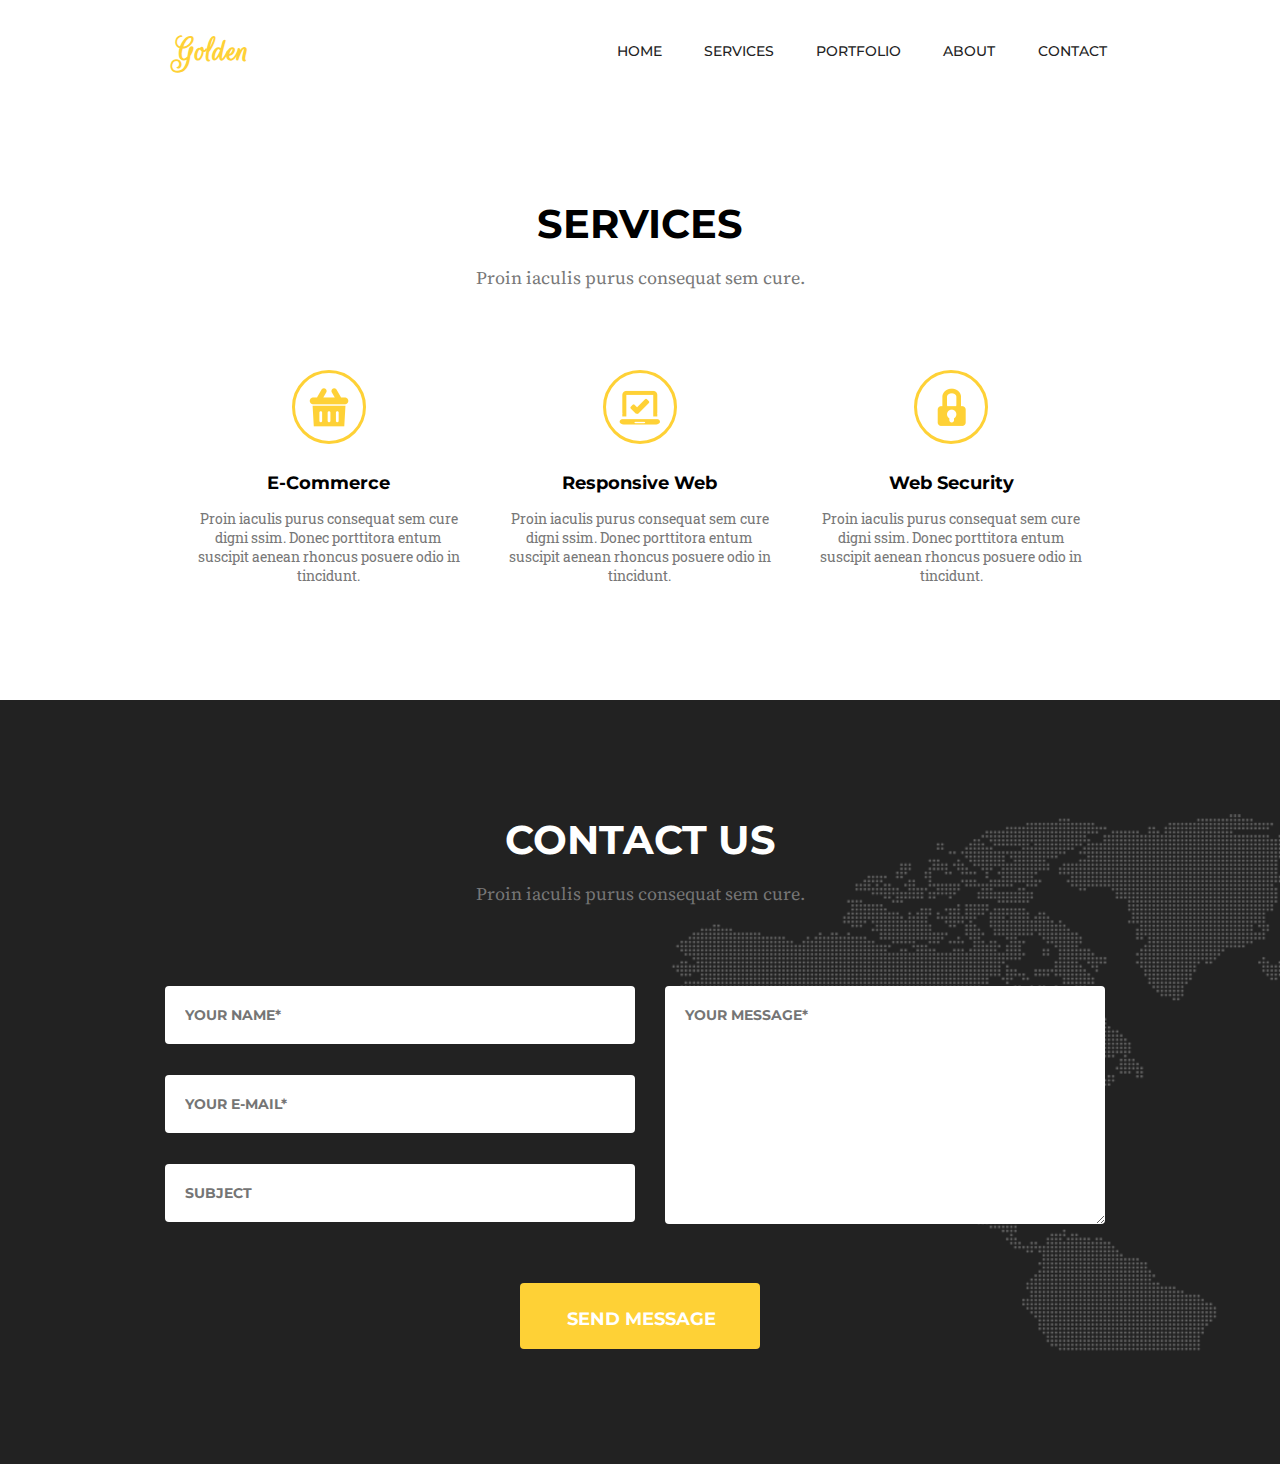
<file: ModuLe#6/Index.html>
<!DOCTYPE html>
<html lang="en">
  <head>
    <meta charset="UTF-8" />
    <meta name="viewport" content="width=device-width, initial-scale=1.0" />
    <link rel="stylesheet" href="./s_css/styles.css" />
    <title>Document</title>
  </head>
  <body>
    <header class="header">
      <h1 class="logo">
        <a class="link_logo" href="#">Golden</a>
      </h1>
      <nav class="navigation">
        <ul class="nav_menu">
          <li class="nav_item"><a class="nav_link" href="#">home</a></li>
          <li class="nav_item"><a class="nav_link" href="#">services</a></li>
          <li class="nav_item"><a class="nav_link" href="#">portfolio</a></li>
          <li class="nav_item"><a class="nav_link" href="#">about</a></li>
          <li class="nav_item"><a class="nav_link" href="#">contact</a></li>
        </ul>
      </nav>
    </header>
    <main class="main">
      <section class="services">
        <h2 class="title">services</h2>
        <p class="lorem_text">Proin iaculis purus consequat sem cure.</p>
        <div class="wrapper">
          <div class="card">
            <div class="img_wrapper">
              <img class="img" src="./Img/Icon-Basket@1X.png" alt="basket" />
            </div>
            <h3 class="card_title">E-Commerce</h3>
            <div class="lorem_wrapper">
              <p class="card_lorem">
                Proin iaculis purus consequat sem cure digni ssim. Donec
                porttitora entum suscipit aenean rhoncus posuere odio in
                tincidunt.
              </p>
            </div>
          </div>
          <div class="card">
            <div class="img_wrapper">
              <img class="img" src="./Img/Icon-Laptop@1X.png" alt="laptop" />
            </div>
            <h3 class="card_title">Responsive Web</h3>
           <p class="card_lorem">
                Proin iaculis purus consequat sem cure digni ssim. Donec
                porttitora entum suscipit aenean rhoncus posuere odio in
                tincidunt.
              </p>
          </div>
          <div class="card">
            <div class="img_wrapper">
              <img class="img" src="./Img/Icon-Locked@1X.png" alt="locked" />
            </div>
            <h3 class="card_title">Web Security</h3>
              <p class="card_lorem">
                Proin iaculis purus consequat sem cure digni ssim. Donec
                porttitora entum suscipit aenean rhoncus posuere odio in
                tincidunt.
              </p>
          </div>
        </div>
      </section>
      <section class="contact">
        <h1 class="c_title">contact us</h1>
        <p class="c_text">Proin iaculis purus consequat sem cure.</p>
        <form class="form" action="#" method="get">
          <div class="form_wrapper">
            <div class="input_wrapper">
            <input
              class="input_name"
              type="text"
              placeholder="your name*"
              name="userName"
              required
            />
            <input
              class="input_name"
              type="email"
              placeholder="your e-mail*"
              name="userEmail"
              required
            />
            <input
              class="input_name"
              type="text"
              placeholder="subject"
              name="subject"
            />
          </div>
          <textarea
            class="input_name_message"
            placeholder="your message*"
            required
            name="message"
            cols="30"
            rows="10"
          ></textarea>
          </div>
          <input class="input_send" type="submit" value="send message" />
        </form>
      </section>
    </main>
  </body>
</html>
</file>
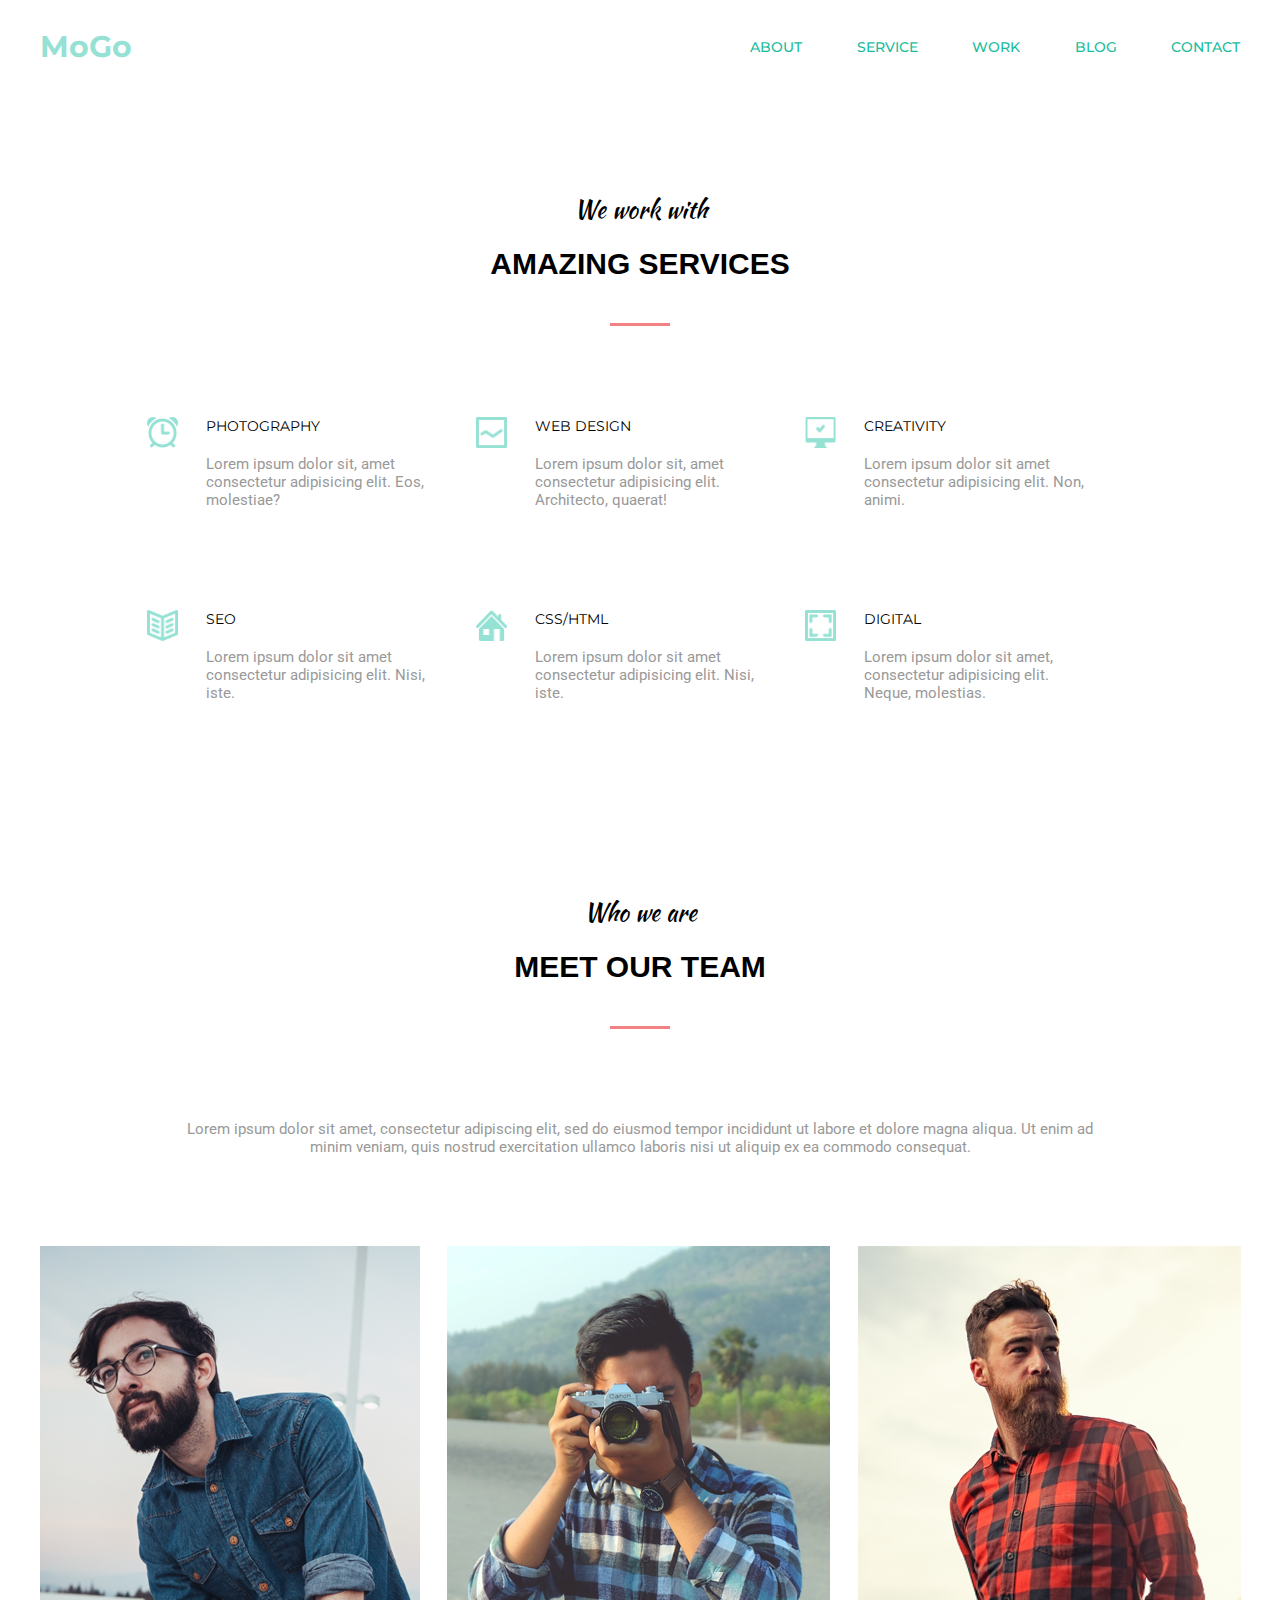
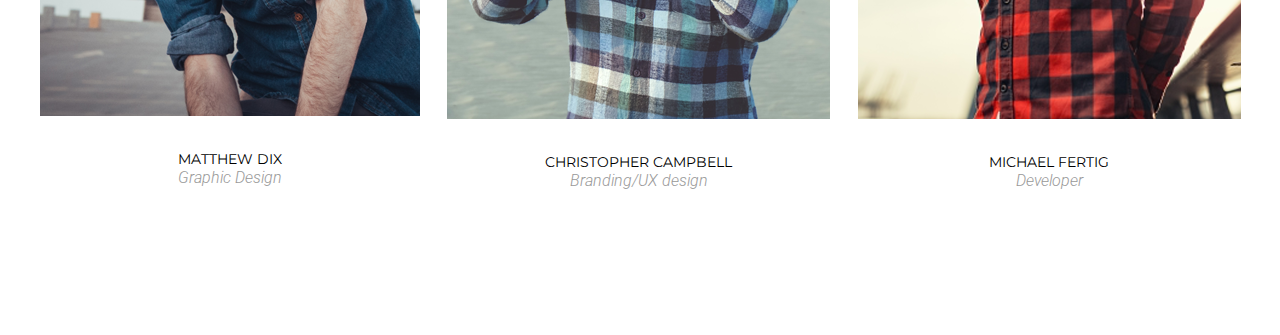
<file: MoDule-4/index.html>
<!DOCTYPE html>
<html lang="en">
<head>
    <meta charset="UTF-8">
    <meta name="viewport" content="width=device-width, initial-scale=1.0">
    <link rel="stylesheet" href="./CSS/styles.css"> 
    <title>Document</title>
</head>
<body>
    <header class="header">
        <h1 class="logo">
            <a class="logo_link" href="#"> MoGo</a>
        </h1>
        <nav class="menu">
        <ul class="menu_list">
<li class="item-y">
    <a class="menu_link" href="#">About</a>
</li>
<li class="item-y">
    <a class="menu_link" href="#">Service</a>
</li>
<li class="item-y">
    <a class="menu_link" href="#">Work</a>
</li>
<li class="item-y">
    <a class="menu_link" href="#">Blog</a>
</li>
<li class="item-y">
    <a class="menu_link" href="#">Contact</a>
</li>
        </ul>
        </nav>
    </header>
    <main class="main">
        <section class="services">
        <h3 class="sub_title">We work with</h3>
        <h2 class="title">Amazing services</h2>
        <div class="wrapper">
            <div class="card">
                <img class="img" src="img/ALARM@1X.png" alt="photography">
                <div class="text_wrapper">
                <h4 class="card_title">photography</h4>
                <p class="card_text">Lorem ipsum dolor sit, amet consectetur adipisicing elit. Eos, molestiae?</p>
                </div>
            </div>
            <div class="card">
                <img class="img" src="img/LINE GRAPH@1X.png" alt="web design">
                <div class="text_wrapper">
                <h4 class="card_title">web design</h4>
                <p class="card_text">Lorem ipsum dolor sit, amet consectetur adipisicing elit. Architecto, quaerat!</p>
                </div>
            </div>
            <div class="card">
                <img class="img" src="img/COMPUTER _ OK@1X.png" alt="creativity">
                <div class="text_wrapper">
                <h4 class="card_title">creativity</h4>
                <p class="card_text">Lorem ipsum dolor sit amet consectetur adipisicing elit. Non, animi.</p>
                </div>
            </div>
            <div class="card">
                <img class="img" src="img/BOOK 2@1X.png" alt="seo">
                <div class="text_wrapper">
                <h4 class="card_title">seo</h4>
                <p class="card_text">Lorem ipsum dolor sit amet consectetur adipisicing elit. Nisi, iste.</p>
                </div>
            </div>
            <div class="card">
                <img class="img" src="img/HOME@1X.png" alt="css/html">
                <div class="text_wrapper">
                <h4 class="card_title">css/html</h4>
                <p class="card_text">Lorem ipsum dolor sit amet consectetur adipisicing elit. Nisi, iste.</p>
                </div>
            </div>
            <div class="card">
                <img class="img" src="img/IMAGE@1X.png" alt="digital">
                <div class="text_wrapper">
                <h4 class="card_title">digital</h4>
                <p class="card_text">Lorem ipsum dolor sit amet, consectetur adipisicing elit. Neque, molestias.</p>
                </div>
            </div>
        </div>
        </section>
        <section class="team">
            <h3 class="sub_title">Who we are</h3>
            <h2 class="title">Meet our team</h2>
            <div class="t_text_wrapper">
            <p class="team_text">Lorem ipsum dolor sit amet, consectetur adipiscing elit, sed do eiusmod tempor incididunt ut labore et dolore magna aliqua. Ut enim ad minim veniam, quis nostrud exercitation ullamco laboris nisi ut aliquip ex ea commodo consequat. </p>
            </div>
            <div class="wrapper_2">
                <div class="card_2">
                    <img class="t_image" src="./img/Layer_16@1X.png" alt="staff">
                    <div class="text_wrapper_2">
                    <h4 class="staff">Matthew dix</h4>
                    <h4 class="card_text-2">Graphic Design</h4>
                    </div>
                </div>
                <div class="card_2">
                    <img class="t_image" src="./img/Layer_19@1X(1).png" alt="staff">
                    <div class="text_wrapper_2">
                    <h4 class="staff">Christopher Campbell</h4>
                    <h4 class="card_text-2">Branding/UX design</h4>
                    </div>
                </div>
                <div class="card_2">
                    <img class="t_image" src="./img/Layer_18@1X.png" alt="staff">
                    <div class="text_wrapper_2">
                    <h4 class="staff">Michael Fertig </h4>
                    <h4 class="card_text-2">Developer</h4>
                    </div>
               </div>
            </div>
        </section>
    </main>
    </body>
</html>
</file>
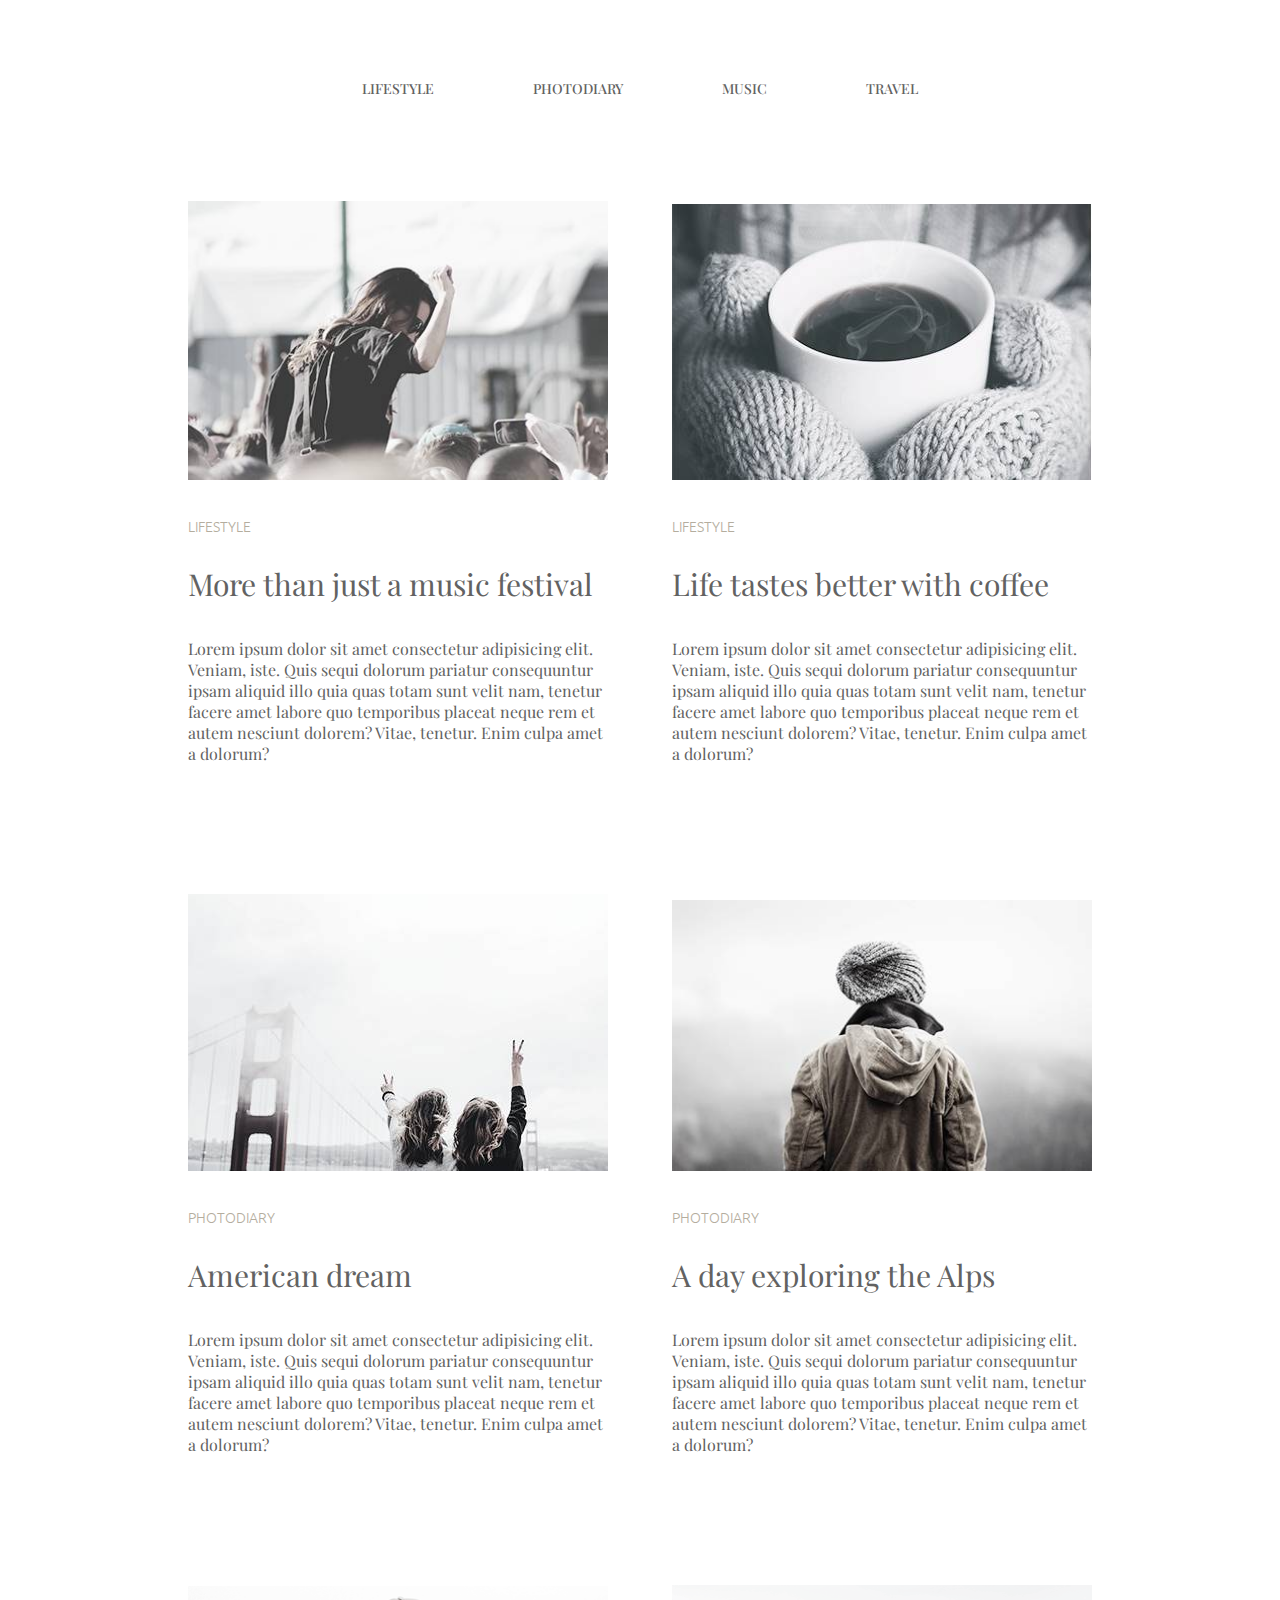
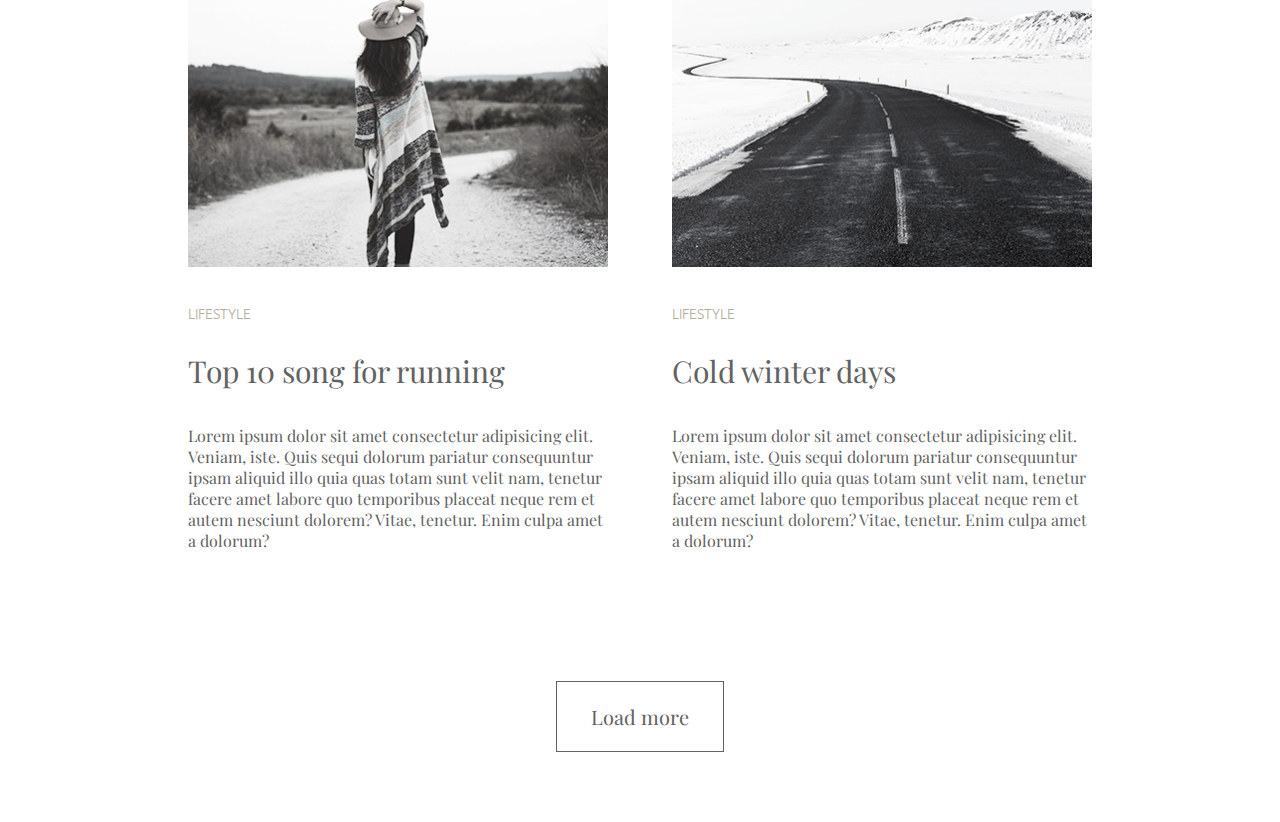
<file: MODULE3/index.html>
<!DOCTYPE html>
<html lang="en">
  <head>
    <meta charset="UTF-8" />
    <meta name="viewport" content="width=device-width, initial-scale=1.0" />
    <link rel="stylesheet" href="./css/styles.css">
    <title>Document</title>
  </head>
  <body>
    <header class="header">
      <nav class="navigation">
      <ul class="menu_list">
        <li class="menu_list_item">
          <a class="menu_item_link" href="#">Lifestyle</a>
        </li>
        <li class="menu_list_item">
          <a class="menu_item_link" href="#">Photodiary</a>
        </li>
        <li class="menu_list_item">
          <a class="menu_item_link" href="#">Music</a>
        </li>
        <li class="menu_list_item">
          <a class="menu_item_link" href="#">Travel</a>
        </li>
      </ul>
      </nav>
    </header>

    <main class="main">
      <section class="section">
        <img class="img"
          src="img/image.jpg"
          alt="Lifestyle"
        />

        <h5 class="sub_title">Lifestyle</h5>

        <h2 class="title">More than just a music festival</h2>

        <p class="text">
          Lorem ipsum dolor sit amet consectetur adipisicing elit. Veniam, iste.
          Quis sequi dolorum pariatur consequuntur ipsam aliquid illo quia quas
          totam sunt velit nam, tenetur facere amet labore quo temporibus
          placeat neque rem et autem nesciunt dolorem? Vitae, tenetur. Enim
          culpa amet a dolorum? 
        </p>
      </section>

      <section  class="section">
        <img class="img"
          src="img/image(1).jpg"
          alt="lifestyle"
        />

        <h5 class="sub_title">lifestyle</h5>

        <h2 class="title">Life tastes better with coffee</h2>

        <p>
          Lorem ipsum dolor sit amet consectetur adipisicing elit. Veniam, iste.
          Quis sequi dolorum pariatur consequuntur ipsam aliquid illo quia quas
          totam sunt velit nam, tenetur facere amet labore quo temporibus
          placeat neque rem et autem nesciunt dolorem? Vitae, tenetur. Enim
          culpa amet a dolorum? 
        </p>
      </section>

      <section  class="section">
        <img class="img"
          src="img/image(2).jpg"
          alt="photodiary"
        />

        <h5 class="sub_title">photodiary</h5>

        <h2 class="title">American dream</h2>

        <p>
          Lorem ipsum dolor sit amet consectetur adipisicing elit. Veniam, iste.
          Quis sequi dolorum pariatur consequuntur ipsam aliquid illo quia quas
          totam sunt velit nam, tenetur facere amet labore quo temporibus
          placeat neque rem et autem nesciunt dolorem? Vitae, tenetur. Enim
          culpa amet a dolorum? 
        </p>
      </section>

      <section  class="section">
        <img class="img"
          src="img/image(3).jpg"
          alt="photodiary"
        />

        <h5 class="sub_title">photodiary</h5>

        <h2 class="title">A day exploring the Alps</h2>

        <p>
          Lorem ipsum dolor sit amet consectetur adipisicing elit. Veniam, iste.
          Quis sequi dolorum pariatur consequuntur ipsam aliquid illo quia quas
          totam sunt velit nam, tenetur facere amet labore quo temporibus
          placeat neque rem et autem nesciunt dolorem? Vitae, tenetur. Enim
          culpa amet a dolorum? 
        </p>
        </section>
    
        <section  class="section">
          <img class="img"
            src="./img/image@1X.png"
            alt="photodiary"
          />
  
          <h5 class="sub_title">Lifestyle</h5>
  
          <h2 class="title">Top 10 song for running</h2>
  
          <p>
            Lorem ipsum dolor sit amet consectetur adipisicing elit. Veniam, iste.
            Quis sequi dolorum pariatur consequuntur ipsam aliquid illo quia quas
            totam sunt velit nam, tenetur facere amet labore quo temporibus
            placeat neque rem et autem nesciunt dolorem? Vitae, tenetur. Enim
            culpa amet a dolorum? 
          </p>
          </section>

          <section  class="section">
            <img class="img"
              src="./img/image@1X(1).png"
              alt="photodiary"
            />
    
            <h5 class="sub_title">Lifestyle</h5>
    
            <h2 class="title">Cold winter days</h2>
    
            <p>
              Lorem ipsum dolor sit amet consectetur adipisicing elit. Veniam, iste.
              Quis sequi dolorum pariatur consequuntur ipsam aliquid illo quia quas
              totam sunt velit nam, tenetur facere amet labore quo temporibus
              placeat neque rem et autem nesciunt dolorem? Vitae, tenetur. Enim
              culpa amet a dolorum? 
            </p>
            </section>
      </main>
    <footer class="footer">                               
      <button class="btn">Load more</button>
    </footer>
    </body>
</html>
</file>
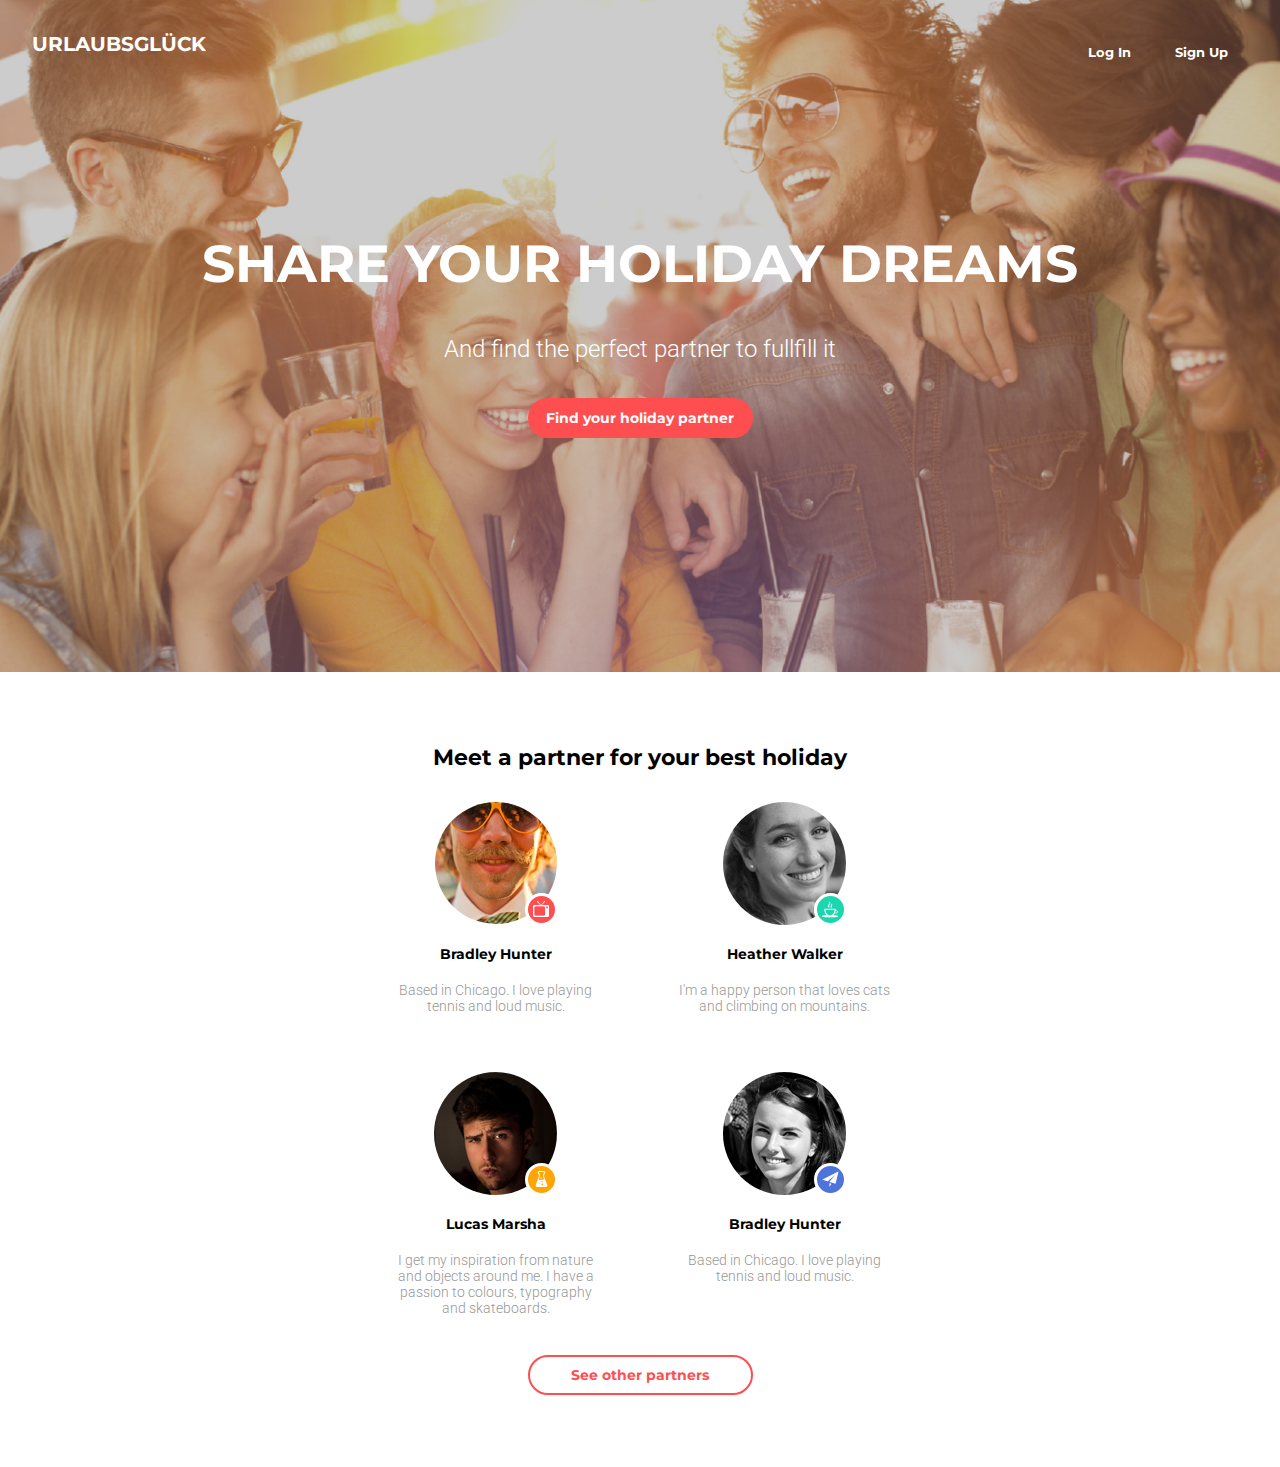
<file: ModuLe7/index.html>
<!DOCTYPE html>
<html lang="en">
<head>
    <meta charset="UTF-8">
    <meta name="viewport" content="width=device-width, initial-scale=1.0">
    <link rel="stylesheet" href="./s_css/styles.css">
    <title>Document</title>
</head>
<body>
    <div class="h_wrapper">
    <header class="header">
        <div class="h_btn">
        <button class="h_item">Log in</button> 
        <button class="h_item">Sign up</button>
        </div>
        <h1 class="logo"><a class="logo_link" href="#">URLAUBSGLÜCK</a></h1>
</header>
 <section class="find_partner">
    <h2 class="h_title">Share your
            holiday dreams</h2>
            <h3 class="h_subtitle">And find the perfect partner to fullfill it</h3>
           <button class="find_btn">Find your holiday partner</button>
        </section>
</div>
<main class="main">
<section class="meet_partner">
    <h2 class="s_title">Meet a partner for your best holiday</h2>
    <div class="c_wrapper">
        <div class="card card_1">
            <div class="partners_wrapp">
            <img class="partners" src="./image/partner_1.png" alt="partner image">
            <div class="icon_1_wrapper">
                <img class="icon" src="./icons/icon_1.png" alt="icon">
                </div>
            </div>
            <h4 class="name">Bradley Hunter</h4>
            <p class="p_info">Based in Chicago. I love playing tennis and loud music.</p>
        </div>
        <div class="card card_2">
            <div class="partners_wrapp">
            <img class="partners" src="./image/partner_3.png" alt="partner image">
            <div class="icon_3_wrapper">
            <img class="icon" src="./icons/icon_3.png" alt="icon">
            </div>
            </div>
            <h4 class="name">Lucas Marsha</h4>
            <p class="p_info">I get my inspiration from nature and objects around me. I have a passion to colours, typography and skateboards.</p>
        </div>
        <div class="card card_3">
            <div class="partners_wrapp">
            <img class="partners" src="./image/partner_2.png" alt="partner image">
            <div class="icon_2_wrapper">
                <img class="icon" src="./icons/icon_2.png" alt="icon">
                </div>
            </div>
            <h4 class="name">Heather Walker</h4>
            <p class="p_info">I'm a happy person that loves cats and climbing on mountains.</p>
        </div>
        <div class="card card_4">
            <div class="partners_wrapp">
            <img class="partners" src="./image/partner_4.png" alt="partner image">
            <div class="icon_4_wrapper">
                <img class="icon" src="./icons/icon_4.png" alt="icon">
                </div>
            </div>
            <h4 class="name">Bradley Hunter</h4>
            <p class="p_info">Based in Chicago. I love playing tennis and loud music.</p>
        </div>
    </div>
    <button class="meet_btn">See other partners</button>
</section>
</main>
</body>
</html>
</file>
<file: ModuLe#6/s_css/styles.css>
@import "./header.css";
@import "./reset.css";
@import url('https://fonts.googleapis.com/css2?family=Montserrat:wght@100;200;300;400;500;600;700;800;900&display=swap');
@import url('https://fonts.googleapis.com/css2?family=Rouge+Script&display=swap');
@import "./main.css";
@import url('https://fonts.googleapis.com/css2?family=Source+Serif+Pro:ital,wght@1,200;1,300;1,400;1,600;1,700;1,900&display=swap');
@import url('https://fonts.googleapis.com/css2?family=Roboto+Slab:wght@100;200;300;400;500;600;700;800;900&family=Source+Serif+Pro:ital,wght@1,200;1,300;1,400;1,600;1,700;1,900&display=swap');
@import "./form.css";
</file>
<file: MoDule-4/CSS/styles.css>
@import "./reset.css";

@import "./header.css";

@import "./main.css";

@import url('https://fonts.googleapis.com/css2?family=Kaushan+Script&display=swap');

@import url('https://fonts.googleapis.com/css2?family=Montserrat:wght@100;200;300;400;500;600;700;800;900&display=swap');

@import url('https://fonts.googleapis.com/css2?family=Roboto:wght@100;300;400;500;700;900&display=swap');

@import url('https://fonts.googleapis.com/css2?family=Roboto:ital,wght@1,100;1,300;1,400;1,500;1,700;1,900&display=swap');
</file>
<file: MODULE3/css/styles.css>
@import "./reset.css";

@import url('https://fonts.googleapis.com/css2?family=Playfair+Display:wght@400;500;600;700;800;900&display=swap'); 

@import url('https://fonts.googleapis.com/css2?family=Ubuntu:wght@300;400;500;700&display=swap');

@import "./header.css";

@import "./main.css";

@import "./footer.css";
</file>
<file: ModuLe7/s_css/styles.css>
@import "./header.css";
@import "./reset.css";
@import "./section_2.css";
@import "./section.css";
@import url('https://fonts.googleapis.com/css2?family=Montserrat:wght@100;200;300;400;500;600;700;800;900&display=swap');
@import url('https://fonts.googleapis.com/css2?family=Roboto:wght@100;300;400;500;700;900&display=swap');
</file>
